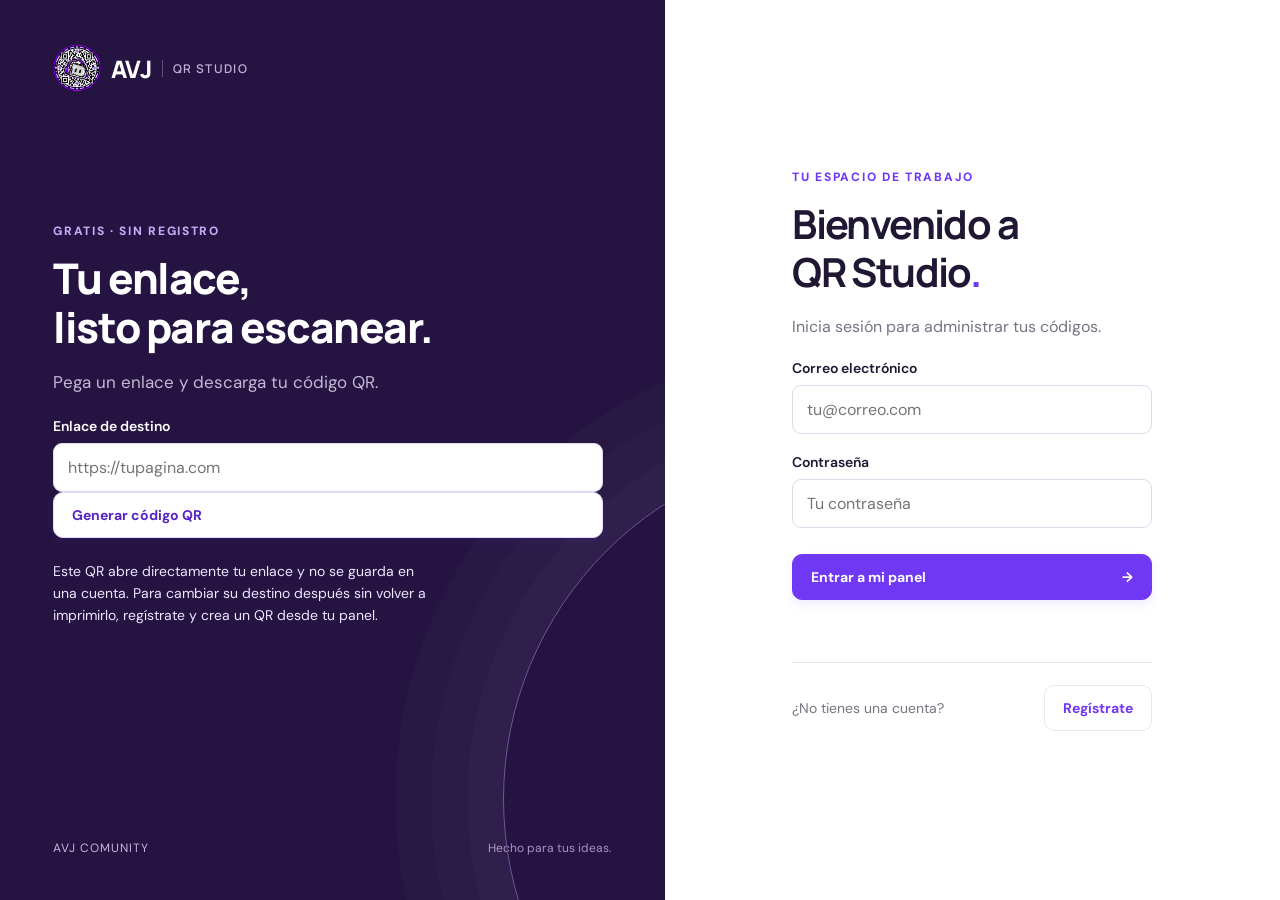
<file: index.html>
<!doctype html>
<html lang="es">
<head>
<meta charset="utf-8"><meta name="viewport" content="width=device-width,initial-scale=1">
<meta name="theme-color" content="#7037f5"><meta name="description" content="Genera y descarga códigos QR gratis sin registrarte, o administra QR dinámicos con tu cuenta AVJ.">
<title>AVJ · QR Studio</title><link rel="stylesheet" href="styles.css?v=5">
<script defer src="vendor/supabase.js"></script>
<script defer src="vendor/qrcode.js"></script>
<script defer src="config.js?v=5"></script><script defer src="app.js?v=5"></script><script defer src="guest.js?v=5"></script>
</head>
<body>
<section id="redirect-screen" class="redirect-screen" hidden><div class="brand"><img class="brand-logo" src="assets/avj-logo.png" width="48" height="48" alt="Logo AVJ"> AVJ <span>QR STUDIO</span></div><div class="spinner"></div><h1 id="redirect-title">Abriendo tu enlace…</h1><p id="redirect-message">Un momento, estamos consultando el destino actual.</p><button id="retry-redirect" class="primary" hidden>Intentar de nuevo</button></section>
<section id="auth-screen" class="auth-screen" hidden>
 <div class="auth-art"><div class="brand"><img class="brand-logo" src="assets/avj-logo.png" width="48" height="48" alt="Logo AVJ"> AVJ <span>QR STUDIO</span></div><div class="auth-pitch guest-generator"><span class="eyebrow">GRATIS · SIN REGISTRO</span><h1>Tu enlace,<br>listo para escanear.</h1><p>Pega un enlace y descarga tu código QR.</p>
<form id="guest-form"><label for="guest-link">Enlace de destino</label><input id="guest-link" type="url" inputmode="url" maxlength="2048" placeholder="https://tupagina.com" required aria-describedby="guest-help" autocomplete="url"><button class="primary full" type="submit">Generar código QR</button></form>
<div id="guest-loading" class="guest-loading" role="status" hidden><span class="guest-loader" aria-hidden="true"></span><span>Generando tu código QR…</span></div>
<p id="guest-error" class="guest-error" role="alert"></p>
<div id="guest-result" hidden><div id="guest-qr" class="guest-qr"></div><p id="guest-destination" class="guest-destination"></p><div class="download-actions"><button id="guest-png" class="primary" type="button">↓ Descargar PNG</button><button id="guest-svg" class="secondary" type="button">↓ Descargar SVG</button></div><p class="guest-status" role="status" id="guest-status"></p></div>
<p id="guest-help" class="guest-help">Este QR abre directamente tu enlace y no se guarda en una cuenta. Para cambiar su destino después sin volver a imprimirlo, regístrate y crea un QR desde tu panel.</p></div><span class="auth-footer">AVJ COMUNITY <span>Hecho para tus ideas.</span></span></div>
 <div class="auth-form-wrap"><div class="auth-form-inner"><span class="eyebrow purple">TU ESPACIO DE TRABAJO</span><h2 id="auth-title">Bienvenido a<br>QR Studio<span class="purple">.</span></h2><p id="auth-subtitle">Inicia sesión para administrar tus códigos.</p><form id="login-form"><label for="email">Correo electrónico</label><input id="email" name="email" type="email" autocomplete="username" placeholder="tu@correo.com" required><label for="password">Contraseña</label><input id="password" name="password" type="password" autocomplete="current-password" placeholder="Tu contraseña" required><button class="primary full" type="submit">Entrar a mi panel <span>→</span></button></form><form id="signup-form" hidden>
<label for="signup-email">Correo electrónico</label><input id="signup-email" name="email" type="email" autocomplete="email" placeholder="tu@correo.com" required>
<label for="signup-password">Contraseña</label><input id="signup-password" name="password" type="password" autocomplete="new-password" minlength="8" placeholder="Mínimo 8 caracteres" required aria-describedby="password-hint"><p class="field-help" id="password-hint">Usa una contraseña de al menos 8 caracteres.</p>
<label for="signup-confirm">Confirma tu contraseña</label><input id="signup-confirm" name="password-confirmation" type="password" autocomplete="new-password" minlength="8" placeholder="Repite tu contraseña" required>
<button class="primary full" type="submit">Crear mi cuenta <span>→</span></button>
</form>
<p id="auth-message" class="form-message" role="status" aria-live="polite"></p><div class="access-note auth-switch"><span id="auth-switch-label">¿No tienes una cuenta?</span><button type="button" id="switch-auth" class="secondary">Regístrate</button></div></div></div>
</section>
<div id="dashboard" class="app-shell" hidden>
<aside class="sidebar"><a class="brand" href="./"><img class="brand-logo" src="assets/avj-logo.png" width="48" height="48" alt="Logo AVJ"> AVJ <span>QR STUDIO</span></a><span class="nav-label">ESPACIO DE TRABAJO</span><button class="nav-item selected" id="nav-all"><span>▦</span> Mis códigos QR <span id="nav-count" class="count">0</span></button><div class="sidebar-tip"><span class="tip-icon">↗</span><strong>Imprime una vez.<br>Actualiza cuando quieras.</strong><p>Edita el destino y conserva el mismo QR.</p></div><div class="account"><span class="avatar" id="avatar">A</span><div><strong>Mi cuenta</strong><span id="account-email"></span></div><button class="icon-button" id="logout" title="Cerrar sesión" aria-label="Cerrar sesión">↪</button></div></aside>
<main><header class="topbar"><span>Mi espacio <span class="muted">/</span> <strong>Códigos QR</strong></span><span class="connection" id="connection">Conectando…</span></header><div class="main-content"><section class="page-heading"><div><span class="eyebrow purple">TODO CONECTADO, TODO BAJO CONTROL</span><h1>Mis códigos QR<span class="purple">.</span></h1><p>Cambia el destino. Conserva el código.</p></div><button id="new-qr" class="primary">＋ Crear código QR</button></section>
<section class="stats" aria-label="Resumen"><div class="stat"><span>Total de códigos</span><strong id="stat-total">—</strong><span class="stat-icon">▦</span></div><div class="stat"><span>Activos</span><strong id="stat-active">—</strong><span class="stat-icon green">↗</span></div><div class="stat"><span>En pausa</span><strong id="stat-paused">—</strong><span class="stat-icon amber">Ⅱ</span></div></section>
<section class="workspace"><div class="toolbar"><div class="filters" role="group" aria-label="Filtrar códigos"><button class="filter selected" data-filter="all" aria-pressed="true">Todos</button><button class="filter" data-filter="active" aria-pressed="false">Activos</button><button class="filter" data-filter="paused" aria-pressed="false">En pausa</button></div><div class="search-wrap"><span>⌕</span><input id="search" type="search" placeholder="Buscar un código…" aria-label="Buscar códigos"></div><button id="refresh" class="icon-button" title="Actualizar" aria-label="Actualizar códigos">↻</button></div><div id="list-message" role="status" class="list-message" hidden></div><div id="qr-grid" class="qr-grid"></div><div id="empty-state" class="empty-state" hidden><span class="empty-icon">▦</span><h2>Tu próximo destino empieza aquí</h2><p>Crea tu primer QR y conecta a tus clientes con lo que quieras compartir.</p><button id="empty-create" class="primary">＋ Crear mi primer QR</button></div></section><footer class="main-footer"><span>AVJ QR STUDIO</span><span>Tus códigos, siempre en tus manos.</span></footer></div></main>
</div>
<dialog id="editor"><form id="qr-form"><div class="modal-heading"><div><span class="eyebrow purple">QR DINÁMICO</span><h2 id="editor-title">Crear código QR</h2></div><button type="button" class="icon-button" data-close="editor" aria-label="Cerrar">×</button></div><label for="qr-name">Nombre del código</label><input id="qr-name" maxlength="80" placeholder="Ej. Catálogo de septiembre" required><label for="qr-destination">Enlace de destino</label><input id="qr-destination" type="url" maxlength="2048" placeholder="https://…" required><p class="field-help">Aquí llegará la persona que escanee tu QR.</p><label for="qr-note">Nota <span class="muted">(opcional)</span></label><textarea id="qr-note" maxlength="240" rows="2" placeholder="Para identificar dónde lo estás usando…"></textarea><label class="switch-row"><span>Código activo</span><input id="qr-active" type="checkbox" checked><span class="switch-track"></span></label><div class="info-box">↗ Puedes actualizar este destino después. El QR seguirá siendo el mismo.</div><p id="editor-error" class="form-message" role="alert"></p><div class="modal-actions"><button type="button" class="secondary" data-close="editor">Cancelar</button><button type="submit" class="primary" id="save-qr">Crear QR</button></div></form></dialog>
<dialog id="detail"><div class="modal-heading"><div><span class="eyebrow purple">LISTO PARA COMPARTIR</span><h2 id="detail-title"></h2></div><button class="icon-button" data-close="detail" aria-label="Cerrar">×</button></div><div id="detail-qr" class="detail-qr"></div><p class="field-help center">Este QR contiene tu enlace permanente.</p><label for="permanent-link">Enlace del QR</label><div class="copy-row"><input id="permanent-link" readonly><button class="secondary" id="copy-link">Copiar</button></div><div class="download-actions"><button class="primary" id="download-png">↓ Descargar PNG</button><button class="secondary" id="download-svg">↓ Descargar SVG</button></div><p class="field-help">Prueba el QR desde otro dispositivo antes de imprimirlo.</p></dialog>

<div id="auth-loading" class="auth-loading" role="status" aria-live="polite" hidden><div class="loading-card"><img class="loading-logo" src="assets/avj-logo.png" width="112" height="112" alt="Logo AVJ"><div class="login-spinner" aria-hidden="true"></div><h2 id="loading-title">Entrando a tu panel…</h2><p>Un momento, estamos preparando tu espacio.</p></div></div>
<div id="toast" class="toast" role="status" hidden></div><noscript>Activa JavaScript para usar QR Studio y abrir sus enlaces.</noscript>
</body></html>
</file>
<file: styles.css>
@import url('https://fonts.googleapis.com/css2?family=DM+Sans:wght@400;500;600;700&family=Manrope:wght@400;500;600;700;800&display=swap');
:root{--purple:#7037f5;--ink:#201733;--muted:#797383;--border:#e9e6ef;--paper:#f7f7fb;--green:#15805c;--radius:18px;font-family:'DM Sans',sans-serif;color:var(--ink);font-size:16px}*{box-sizing:border-box}body{margin:0;background:var(--paper)}[hidden]{display:none!important}button,input,textarea{font:inherit}button,a,input,textarea{-webkit-tap-highlight-color:transparent}button{cursor:pointer;transition:background .15s,transform .15s}button:disabled{opacity:.55;cursor:wait}button:focus-visible,a:focus-visible{outline:3px solid #af8eff;outline-offset:4px}h1,h2,h3,.brand{font-family:Manrope,sans-serif}h1,h2,h3,p{margin-top:0}p{line-height:1.6}a{color:inherit}.brand{display:flex;align-items:center;gap:10px;font-size:24px;font-weight:800;text-decoration:none;white-space:nowrap}.brand>span:last-child{font-size:12px;letter-spacing:1.3px;font-weight:600;border-left:1px solid #d7d1e1;padding-left:10px}.brand-icon{display:grid;place-items:center;background:var(--purple);color:white;width:38px;height:38px;border-radius:11px;font-size:30px;font-weight:400}.eyebrow{font-size:12px;letter-spacing:1.7px;font-weight:800;display:block;margin-bottom:15px}.purple{color:var(--purple)}.muted{color:var(--muted)}.primary,.secondary{min-height:46px;border-radius:10px;padding:12px 18px;font-weight:700;font-size:14px;display:inline-flex;align-items:center;justify-content:center;gap:10px}.primary{border:1px solid var(--purple);background:var(--purple);color:white;box-shadow:0 4px 10px #7037f51a}.primary:hover{background:#5c22df}.secondary{background:white;border:1px solid var(--border);color:var(--ink)}.secondary:hover{background:#f4f1fa}.full{width:100%;justify-content:space-between}.icon-button{background:transparent;border:0;font-size:24px;min-width:40px;min-height:40px;color:var(--muted);border-radius:8px}.icon-button:hover{background:#eee8fc;color:var(--purple)}label{display:block;font-size:14px;font-weight:600;margin:19px 0 8px}input:not([type=checkbox]),textarea{width:100%;border:1px solid #dfdae9;background:white;color:var(--ink);border-radius:9px;padding:13px 14px;outline:none;font-size:16px}input:focus,textarea:focus{border-color:var(--purple);box-shadow:0 0 0 3px #7037f51a}textarea{resize:vertical}.field-help{font-size:13px;color:var(--muted);margin:8px 0 0;line-height:1.55}.form-message{font-size:14px;color:#b32b4f;min-height:20px;margin:14px 0}.auth-screen{min-height:100vh;display:grid;grid-template-columns:1.08fr 1fr;background:white}.auth-art{min-height:100vh;background:#251441;color:white;padding:44px 8%;display:flex;flex-direction:column;position:relative;overflow:hidden}.auth-art:after{content:'';position:absolute;width:700px;height:700px;border:1px solid #76549a;border-radius:50%;right:-540px;bottom:-250px;box-shadow:0 0 0 36px #ffffff04,0 0 0 72px #ffffff04,0 0 0 108px #ffffff04;pointer-events:none}.auth-art .brand-icon{background:#a9ffb7;color:#261641}.auth-art .brand>span:last-child{color:#bfb0d4;border-color:#655377}.auth-pitch{margin:auto 0;padding:75px 0;position:relative;z-index:1}.auth-pitch>.eyebrow{color:#c5acf9}.auth-pitch h1{font-size:clamp(36px,3.5vw,58px);letter-spacing:-2px;line-height:1.18;font-weight:800;margin-bottom:24px}.auth-pitch em{color:#b99bff;font-style:normal}.auth-pitch p{max-width:380px;color:#c4b7d5;font-size:17px}.auth-qr{display:flex;gap:24px;align-items:center;margin-top:42px}.auth-qr svg{display:block;width:132px;height:132px;background:white;border-radius:10px}.auth-qr strong{display:block;line-height:1.5;font-size:18px;margin:8px 0 12px}.mini-label{font-size:10px;letter-spacing:1.3px;color:#bbaaCF}.pill{display:inline-block;background:#ffffff15;color:#c4b0eb;border:1px solid #ffffff18;border-radius:99px;padding:5px 10px;font-size:12px}.auth-footer{display:flex;justify-content:space-between;font-size:12px;letter-spacing:1px;color:#c7b6dd}.auth-footer span{letter-spacing:0;color:#a994c2}.auth-form-wrap{display:grid;place-items:center;padding:60px 32px}.auth-form-inner{width:100%;max-width:360px}.auth-form-inner h2{font-size:40px;line-height:1.2;letter-spacing:-1.6px;margin-bottom:18px}.auth-form-inner>p{color:var(--muted)}#login-form>.primary{margin-top:26px}.access-note{border-top:1px solid var(--border);padding-top:22px;margin-top:28px;font-size:13px;color:var(--muted)}.access-note strong{color:var(--ink);font-size:14px}.access-note p{margin-top:8px}.app-shell{display:grid;grid-template-columns:250px minmax(0,1fr);min-height:100vh}.sidebar{background:white;border-right:1px solid var(--border);padding:30px 20px 18px;display:flex;flex-direction:column;position:sticky;top:0;height:100vh}.sidebar .brand{font-size:22px;margin:2px 0 50px}.sidebar .brand>span:last-child{font-size:10px;padding-left:7px}.nav-label{font-size:10px;color:#948b9f;letter-spacing:1.4px;font-weight:700;margin:0 12px 14px}.nav-item{border:0;background:transparent;display:flex;gap:12px;align-items:center;padding:14px 13px;text-align:left;border-radius:10px;color:#736b80;font-size:14px;font-weight:600;margin-bottom:6px}.nav-item>span:first-child{font-size:19px}.nav-item.selected{color:var(--purple);background:#f0eaff}.count{margin-left:auto;font-size:12px;background:white;border-radius:5px;padding:2px 6px}.sidebar-tip{margin-top:auto;padding:20px 15px;border-radius:14px;background:#f8f6fe;border:1px solid #eee7fa}.tip-icon{display:block;font-size:30px;color:var(--purple);margin-bottom:14px}.sidebar-tip strong{font-family:Manrope,sans-serif;font-size:15px;line-height:1.6}.sidebar-tip p{font-size:13px;color:var(--muted);margin:10px 0 0}.account{margin-top:25px;padding-top:20px;border-top:1px solid var(--border);display:flex;align-items:center;gap:10px;min-width:0}.avatar{background:#efe7ff;color:var(--purple);border-radius:50%;width:36px;height:36px;display:grid;place-items:center;font-size:14px;font-weight:700;flex-shrink:0}.account>div{overflow:hidden}.account strong{font-size:13px}.account div>span{display:block;font-size:12px;color:var(--muted);overflow:hidden;text-overflow:ellipsis}.account .icon-button{margin-left:auto;font-size:20px;min-width:32px}.topbar{height:78px;background:#ffffffbb;border-bottom:1px solid var(--border);display:flex;align-items:center;justify-content:space-between;padding:0 40px;font-size:13px;color:var(--muted)}.topbar strong{color:#51475f;font-weight:500}.topbar .muted{margin:0 14px}.connection{font-size:12px;background:#eef7f1;color:var(--green);padding:6px 10px;border-radius:6px}.main-content{max-width:1500px;margin:auto;padding:38px 40px}.page-heading{display:flex;align-items:center;justify-content:space-between;gap:20px;margin-bottom:30px}.page-heading h1{font-size:36px;letter-spacing:-1.4px;margin-bottom:8px}.page-heading p{color:var(--muted);font-size:15px;margin:0}.page-heading .eyebrow{font-size:10px;margin-bottom:12px}.stats{display:grid;grid-template-columns:repeat(3,1fr);gap:18px;margin-bottom:32px}.stat{background:white;border:1px solid var(--border);border-radius:14px;padding:23px;position:relative}.stat>span:first-child{display:block;font-size:13px;color:var(--muted)}.stat strong{display:block;font-family:Manrope,sans-serif;font-size:32px;margin-top:10px;line-height:1}.stat-icon{position:absolute;right:23px;top:28px;font-size:24px;background:#f2edff;color:var(--purple);border-radius:12px;width:42px;height:42px;display:grid;place-items:center}.stat-icon.green{background:#eaf8f0;color:#2c956a}.stat-icon.amber{background:#fff5e5;color:#c08c25}.toolbar{display:flex;align-items:center;gap:10px;margin-bottom:24px}.filters{display:flex;padding:4px;border:1px solid var(--border);background:#eeedf4;border-radius:9px;gap:2px}.filter{padding:9px 15px;border:0;border-radius:6px;color:var(--muted);font-size:13px;background:transparent}.filter.selected{background:white;color:var(--ink);box-shadow:0 2px 5px #25144108;font-weight:700}.search-wrap{margin-left:auto;position:relative;max-width:270px}.search-wrap>span{position:absolute;left:13px;top:9px;font-size:24px;color:var(--muted)}.search-wrap input{padding-left:40px;font-size:14px;height:43px}.qr-grid{display:grid;grid-template-columns:repeat(auto-fill,minmax(270px,1fr));gap:20px}.qr-card{background:white;border:1px solid var(--border);border-radius:var(--radius);padding:21px;min-width:0;transition:box-shadow .2s,border-color .2s}.qr-card:hover{border-color:#cbb8f5;box-shadow:0 8px 25px #26164106}.card-top{display:flex;align-items:center;justify-content:space-between;margin-bottom:18px}.card-type{font-size:10px;letter-spacing:1.2px;color:#8e839d;font-weight:700}.badge{font-size:12px;color:#197f5d;background:#ecf8f1;padding:5px 9px;border-radius:7px}.badge.paused{color:#956d24;background:#fff5e2}.card-visual{background:#f8f7fc;border:1px solid #efecf5;display:flex;justify-content:center;padding:21px;border-radius:12px;margin-bottom:20px}.card-visual svg{width:124px;height:124px;display:block}.qr-card h3{font-size:17px;margin:0 0 8px;overflow-wrap:anywhere}.destination{display:block;color:var(--muted);font-size:13px;white-space:nowrap;overflow:hidden;text-overflow:ellipsis;text-decoration:none}.card-note{color:var(--muted);font-size:13px;line-height:1.5;overflow-wrap:anywhere;margin:10px 0}.card-actions{border-top:1px solid var(--border);padding-top:16px;margin-top:18px;display:flex;gap:7px}.card-actions button{padding:8px 11px;min-height:38px;font-size:12px;flex:1}.card-date{display:block;font-size:12px;color:#9a90a5;margin-top:13px}.empty-state{text-align:center;padding:66px 20px;border:1px dashed #d7cfe7;border-radius:18px;background:#ffffff80}.empty-icon{font-size:40px;display:grid;place-items:center;color:var(--purple);background:#efe8ff;border-radius:20px;width:76px;height:76px;margin:0 auto 22px}.empty-state h2{font-size:22px;margin-bottom:12px}.empty-state p{color:var(--muted);font-size:14px;max-width:370px;margin:0 auto 22px}.main-footer{display:flex;justify-content:space-between;color:#aaa1b5;font-size:12px;margin-top:40px;padding-top:20px;border-top:1px solid var(--border)}.main-footer>span:first-child{letter-spacing:1px;font-weight:700}.list-message{background:#fff4e5;color:#845519;padding:16px;border-radius:10px;font-size:14px;margin-bottom:20px;line-height:1.5}dialog{border:1px solid var(--border);border-radius:20px;padding:28px;width:calc(100% - 32px);max-width:510px;max-height:90dvh;overflow:auto;box-shadow:0 30px 100px #21132b33;color:var(--ink)}dialog::backdrop{background:#24153566;backdrop-filter:blur(4px)}.modal-heading{display:flex;justify-content:space-between;align-items:start;gap:10px}.modal-heading h2{font-size:25px;letter-spacing:-.8px;margin-bottom:10px}.modal-heading .eyebrow{font-size:10px;margin-bottom:8px}.modal-actions{display:flex;gap:10px;justify-content:flex-end;margin-top:23px}.info-box{background:#f5f0ff;color:#654298;padding:14px;border-radius:9px;font-size:13px;line-height:1.6;margin-top:20px}.switch-row{position:relative;display:flex;align-items:center;justify-content:space-between;padding:12px 0}.switch-row input{position:absolute;right:0;width:40px;height:24px;opacity:0;cursor:pointer;z-index:2}.switch-track{width:40px;height:24px;border-radius:20px;background:#cec6db;position:relative}.switch-track:after{content:'';position:absolute;width:18px;height:18px;left:3px;top:3px;background:white;border-radius:50%;transition:transform .15s}.switch-row input:checked+.switch-track{background:var(--purple)}.switch-row input:checked+.switch-track:after{transform:translateX(16px)}.switch-row input:focus-visible+.switch-track{outline:3px solid #b196ec;outline-offset:3px}.detail-qr{margin-top:18px;background:#f8f7fc;border-radius:14px;padding:20px;display:flex;justify-content:center}.detail-qr svg{width:min(100%,240px);height:auto}.center{text-align:center}.copy-row{display:flex;gap:8px}.copy-row input{min-width:0;font-size:13px}.download-actions{display:flex;gap:10px;margin:24px 0 15px}.download-actions button{flex:1}.toast{position:fixed;bottom:24px;left:50%;transform:translateX(-50%);background:#27183d;color:white;padding:14px 22px;border-radius:12px;box-shadow:0 6px 30px #22133630;z-index:100;font-size:14px;max-width:90vw}.redirect-screen{min-height:100vh;display:flex;flex-direction:column;align-items:center;justify-content:center;text-align:center;padding:30px;background:white}.redirect-screen .brand{margin-bottom:55px}.redirect-screen h1{font-size:28px}.redirect-screen p{max-width:470px;color:var(--muted)}.spinner{width:36px;height:36px;border-radius:50%;border:3px solid #eae2fc;border-top-color:var(--purple);animation:spin 1s linear infinite;margin-bottom:25px}@keyframes spin{to{transform:rotate(360deg)}}@media(max-width:1050px){.app-shell{grid-template-columns:210px minmax(0,1fr)}.sidebar{padding:25px 14px}.sidebar .brand>span:last-child{display:none}.main-content{padding:30px 24px}.topbar{padding:0 24px}.stat{padding:18px}.stat-icon{right:16px}.auth-art{padding:35px 7%}.auth-qr{gap:15px}}@media(max-width:760px){.auth-screen{display:block}.auth-art{min-height:auto;padding:25px}.auth-pitch{padding:35px 0 10px}.auth-pitch h1{font-size:35px;letter-spacing:-1.2px}.auth-pitch p,.auth-qr,.auth-footer{display:none}.auth-form-wrap{padding:35px 25px}.auth-form-inner{max-width:430px}.auth-form-inner h2{font-size:30px}.app-shell{display:block}.sidebar{height:auto;position:static;padding:18px;display:flex;flex-direction:row;align-items:center;gap:10px;border-bottom:1px solid var(--border);flex-wrap:wrap}.sidebar .brand{margin:0 auto 0 0}.nav-label,.sidebar-tip,.account>div,.account .avatar,#nav-all{display:none}.nav-item{margin:0;padding:8px;font-size:13px}.account{border:0;padding:0;margin:0}.topbar{height:55px;padding:0 18px;font-size:12px}.topbar .muted{margin:0 8px}.main-content{padding:26px 18px}.page-heading{align-items:flex-start;flex-direction:column;gap:20px}.page-heading h1{font-size:30px}.page-heading .primary{width:100%}.stats{gap:8px;margin-bottom:24px}.stat{padding:16px 12px}.stat>span:first-child{font-size:12px}.stat strong{font-size:28px}.stat-icon{display:none}.toolbar{flex-wrap:wrap;gap:12px}.filters{flex:1}.filter{flex:1;padding:9px 8px}.search-wrap{order:3;max-width:none;width:100%}.qr-grid{grid-template-columns:repeat(auto-fill,minmax(240px,1fr))}.main-footer{gap:20px;font-size:10px}.empty-state{padding:40px 20px}.empty-state h2{font-size:20px}dialog{padding:22px}.download-actions{flex-direction:column}}@media(prefers-reduced-motion:reduce){*,*:before,*:after{animation:none!important;transition:none!important}}

/* Registro de usuarios */
.auth-switch{display:flex;align-items:center;justify-content:space-between;gap:16px}.auth-switch>span{font-size:14px}.auth-switch .secondary{color:var(--purple)}#signup-form>.primary{margin-top:26px}.form-message.success{color:#16734e;background:#eef8f1;padding:12px;border-radius:9px}.auth-form-inner:has(#signup-form:not([hidden])) h2{font-size:36px}

/* Carga real durante registro, inicio y restauración de sesión. */
.auth-loading{position:fixed;inset:0;z-index:200;display:grid;place-items:center;padding:24px;background:#f7f7fbf5;backdrop-filter:blur(8px)}.loading-card{text-align:center;max-width:390px;width:100%;padding:40px 24px;border-radius:24px;background:white;border:1px solid var(--border);box-shadow:0 20px 70px #2616410d}.loading-card .brand-icon{margin:0 auto 24px;width:54px;height:54px;font-size:38px}.login-spinner{width:38px;height:38px;margin:0 auto 24px;border:3px solid #eee6ff;border-top-color:var(--purple);border-radius:50%;animation:spin .8s linear infinite}.loading-card h2{font-size:23px;margin-bottom:12px;letter-spacing:-.5px}.loading-card p{color:var(--muted);font-size:14px;margin:0}@media(prefers-reduced-motion:reduce){.login-spinner{animation:none}}

/* Logo AVJ y generador sin cuenta. */
.brand-logo{width:48px;height:48px;object-fit:contain;flex-shrink:0;border-radius:50%}.loading-logo{display:block;width:112px;height:112px;object-fit:contain;margin:0 auto 22px;border-radius:50%;animation:logo-breathe 1.6s ease-in-out infinite}.auth-art{justify-content:flex-start}.guest-generator{width:100%;max-width:550px;padding:36px 0 24px}.guest-generator h1{font-size:clamp(30px,3.3vw,48px);letter-spacing:-1.4px;margin-bottom:16px}.guest-generator>p{margin-bottom:20px}.guest-generator label{color:white}.guest-generator input{background:#fff;color:#201733;width:100%}.guest-generator .primary{background:white;color:#5624c5;border:1px solid #e7dcff}.guest-generator .primary:hover{background:#eee5ff}.guest-generator .secondary{background:#251541;color:white;border:1px solid #b798e6}.guest-generator .guest-help{display:block;font-size:14px;line-height:1.6;color:#eee5ff;margin:22px 0 0}.guest-error{color:#fff1b5;font-size:14px;margin:12px 0}.guest-error:empty{display:none}.guest-qr{background:white;border-radius:16px;padding:8px;width:min(100%,240px);margin:24px auto 12px}.guest-qr svg{display:block;width:100%;height:auto}.guest-destination{font-size:14px;overflow-wrap:anywhere;text-align:center;color:#f0e9ff}.guest-generator .download-actions{margin:16px 0;flex-wrap:wrap}.guest-status{font-size:14px;color:#f0e9ff;text-align:center}.guest-generator #guest-result p{display:block}.auth-footer{margin-top:auto}.loading-card .login-spinner{margin:0 auto 24px}@keyframes logo-breathe{50%{transform:scale(1.06)}}@media(max-width:760px){.guest-generator{max-width:none;padding:26px 0 12px}.guest-generator>p{display:block}.guest-generator h1{font-size:34px}.brand-logo{width:42px;height:42px}.auth-form-wrap{border-top:1px solid #e9e6ef}.guest-generator .download-actions{flex-direction:row}.guest-generator .download-actions button{min-width:140px}}@media(prefers-reduced-motion:reduce){.loading-logo{animation:none}}

/* Movimiento suave en el inicio y al generar. */
.guest-loading{display:flex;align-items:center;justify-content:center;gap:12px;margin:20px 0;color:#fff;font-size:15px;min-height:44px}.guest-loader{width:25px;height:25px;border:3px solid #ffffff45;border-top-color:#fff;border-radius:50%;animation:spin .7s linear infinite}.auth-screen:not([hidden]) .guest-generator{animation:avj-enter .6s ease both}.auth-screen:not([hidden]) .auth-form-inner{animation:avj-enter .65s .1s ease both}.auth-art .brand-logo{animation:avj-logo-welcome .8s ease both}#guest-result:not([hidden]){animation:avj-enter .45s ease both}#guest-result:not([hidden]) .guest-qr{animation:avj-qr-reveal .6s cubic-bezier(.2,.8,.2,1) both}#guest-result:not([hidden]) .download-actions{animation:avj-enter .4s .12s ease both}.guest-generator button{transition:transform .18s ease,box-shadow .18s ease,background .18s ease}.guest-generator input{transition:box-shadow .2s ease,border-color .2s ease}.guest-generator input:focus{box-shadow:0 0 0 5px #ffffff24}.guest-generator button:active:not(:disabled){transform:scale(.98)}.loading-card{animation:avj-enter .3s ease both}@media(hover:hover){.guest-generator button:hover:not(:disabled){transform:translateY(-2px);box-shadow:0 8px 22px #18083535}.brand-logo{transition:transform .2s ease}.brand-logo:hover{transform:rotate(-5deg) scale(1.05)}}@keyframes avj-enter{from{opacity:0;transform:translateY(12px)}to{opacity:1;transform:translateY(0)}}@keyframes avj-qr-reveal{from{opacity:0;transform:scale(.93)}to{opacity:1;transform:scale(1)}}@keyframes avj-logo-welcome{from{opacity:0;transform:rotate(-12deg) scale(.9)}to{opacity:1;transform:rotate(0) scale(1)}}@media(prefers-reduced-motion:reduce){.guest-generator button,.brand-logo{transform:none!important}*,*::before,*::after{animation:none!important;transition:none!important}}
</file>
